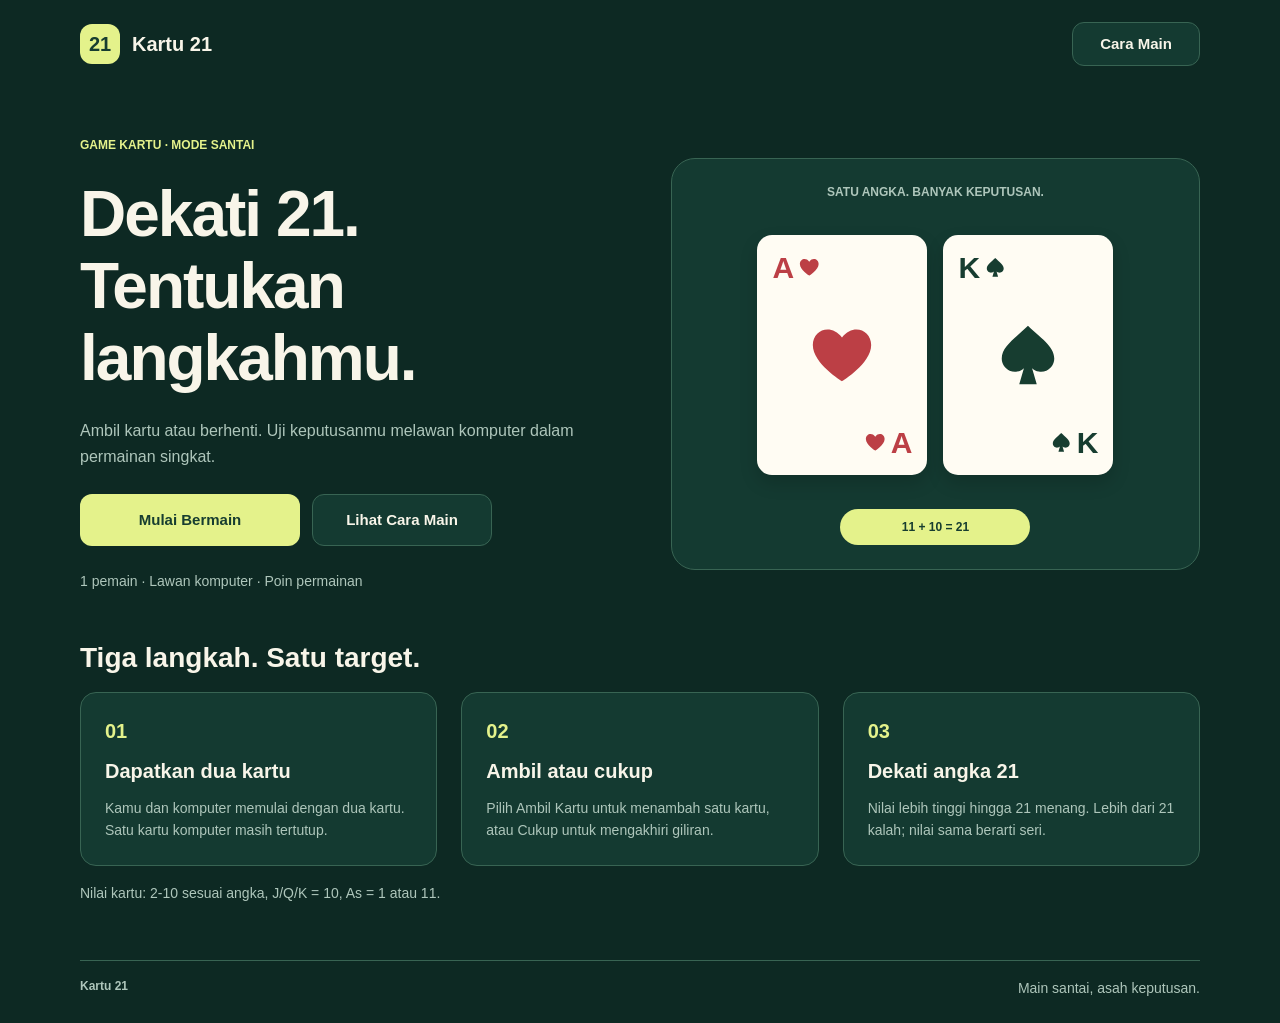
<file: index.html>
<!DOCTYPE html>
<html lang="en">
<head>
    <meta charset="UTF-8">
    <meta name="viewport" content="width=device-width, initial-scale=1.0">
    <title>Kartu 21</title>
    <link rel="stylesheet" href="style.css">
    <script src="script.js" defer></script>
</head>
<body>
    <header class="header wadah">
        <button class="logo" onclick="kembaliMenu()" aria-label="Kartu 21, kembali ke menu utama">
            <span class="logo-angka">21</span><span>Kartu 21</span>
        </button>
        <a id="navigasiPanduan" class="tombol sekunder tombol-nav" href="#caraMain">Cara Main</a>
        <button id="navigasiMenu" class="tombol sekunder tombol-nav" onclick="kembaliMenu()" hidden>Menu Utama</button>
    </header>
    <main>
        <section id="halamanMenu" class="wadah menu" aria-labelledby="judulMenu">
            <div class="hero">
                <div class="perkenalan">
                    <p class="label aksen">GAME KARTU · MODE SANTAI</p>
                    <h1 id="judulMenu" tabindex="-1">Dekati 21.<br>
                        <span class="teks-desktop">Tentukan langkahmu.</span>
                        <span class="teks-mobile">Mainkan kartumu.</span>
                    </h1>
                    <p class="deskripsi">Ambil kartu atau berhenti. Uji keputusanmu melawan komputer dalam permainan singkat.</p>
                    <div class="aksi-menu">
                        <button class="tombol utama" onclick="mulaiPermainan()">Mulai Bermain</button>
                        <a class="tombol sekunder" href="#caraMain">Lihat Cara Main</a>
                    </div>
                    <p class="kecil">1 pemain · Lawan komputer · Poin permainan</p>
                </div>
                <div class="ilustrasi">
                    <p class="label keterangan-ilustrasi">SATU ANGKA. BANYAK KEPUTUSAN.</p>
                    <div id="kartuContoh" class="deretan-kartu kartu-hero"></div>
                    <span class="lencana lencana-aksen contoh-nilai">11 + 10 = 21</span>
                </div>
            </div>

            <section id="caraMain" class="panduan" aria-labelledby="judulPanduan">
                <h2 id="judulPanduan">Tiga langkah. Satu target.</h2>
                <div class="langkah-langkah">
                    <article class="panel langkah">
                        <span class="nomor">01</span>
                        <h3>Dapatkan dua kartu</h3>
                        <p>Kamu dan komputer memulai dengan dua kartu. Satu kartu komputer masih tertutup.</p>
                    </article>
                    <article class="panel langkah">
                        <span class="nomor">02</span>
                        <h3>Ambil atau cukup</h3>
                        <p>Pilih Ambil Kartu untuk menambah satu kartu, atau Cukup untuk mengakhiri giliran.</p>
                    </article>
                    <article class="panel langkah">
                        <span class="nomor">03</span>
                        <h3>Dekati angka 21</h3>
                        <p>Nilai lebih tinggi hingga 21 menang. Lebih dari 21 kalah; nilai sama berarti seri.</p>
                    </article>
                </div>
                <p class="kecil">Nilai kartu: 2-10 sesuai angka, J/Q/K = 10, As = 1 atau 11. </p>
            </section>
            <footer>
                <strong>Kartu 21</strong><p>Main santai, asah keputusan.</p>
            </footer>
        </section>

        <section id="halamanGame" class="wadah permainan" aria-labelledby="judulGame" hidden>
            <div class="judul-baris">
                <h2 id="judulGame" tabindex="-1">Meja permainan</h2>
                <span id="nomorRonde" class="lencana">RONDE 01</span>
            </div>
            <div class="susunan-meja">
                <div class="meja">
                    <div class="judul-kartu">
                        <h3>Komputer</h3><span id="nilaiKomputer" class="lencana">? + ?</span>
                    </div>
                    <div id="kartuKomputer" class="deretan-kartu" aria-label="Kartu komputer"></div>
                    <p id="statusKomputer" class="label">Satu kartu masih tertutup.</p>
                    <div class="pemisah"><span>TARGET 21</span></div>
                    <div class="judul-kartu">
                        <h3>Kartu kamu</h3><span id="nilaiPemain" class="lencana lencana-aksen">TOTAL 0</span>
                    </div>
                    <div id="kartuPemain" class="deretan-kartu" aria-label="Kartu kamu"></div>
                    <p id="pesanGame" class="pesan-game" role="status" aria-live="polite">Giliranmu. Ambil satu kartu atau cukup?</p>
                    <div class="aksi-game">
                        <button id="tombolAmbil" class="tombol utama" onclick="ambilKartu()">Ambil Kartu</button>
                        <button id="tombolCukup" class="tombol sekunder" onclick="cukup()">Cukup</button>
                    </div>
                </div>
                <aside class="panduan-samping">
                    <div class="panel kenali-kartu">
                        <h3>Kenali kartumu</h3>
                        <p>Dekati 21. Jika melewatinya, kamu kalah pada ronde ini.</p>
                        <dl>
                            <div><dt>2-10</dt><dd>Sesuai angka</dd></div>
                            <div><dt>J · Q · K</dt><dd>10</dd></div>
                            <div><dt>As</dt><dd>1 atau 11</dd></div>
                        </dl>
                        <p class="aturan-komputer"> Nilai yang sama berarti seri.</p>
                    </div>
                    <p class="nilai-ringkas label">2-10 = angka · J/Q/K = 10 · As = 1 / 11</p>
                    <div class="panel catatan-sesi">
                        <h3>Catatan sesi</h3>
                        <p data-statistik>Menang 0 · Kalah 0 · Seri 0</p>
                    </div>
                    <p class="petunjuk-cukup kecil">Pilih Cukup saat kamu ingin mengakhiri giliran.</p>
                </aside>
            </div>
        </section>

        <section id="halamanHasil" class="wadah hasil" aria-labelledby="judulHasil" hidden>
            <span id="rondeSelesai" class="lencana">RONDE 01 SELESAI</span>
            <div id="skorHasil" class="skor-hasil" aria-label="Nilai akhirmu">21</div>
            <h2 id="judulHasil" tabindex="-1">Kamu menang!</h2>
            <p id="pesanHasil" class="pesan-hasil"></p>
            <div class="perbandingan">
                <article id="panelPemain" class="panel tangan pemain">
                    <div class="judul-kartu"><h3>Kamu</h3><span id="hasilNilaiPemain" class="lencana lencana-aksen"></span></div>
                    <div id="hasilKartuPemain" class="deretan-kartu"></div>
                    <p id="rincianPemain" class="rincian kecil"></p>
                </article>
                <article id="panelKomputer" class="panel tangan komputer">
                    <div class="judul-kartu"><h3>Komputer</h3><span id="hasilNilaiKomputer" class="lencana"></span></div>
                    <div id="hasilKartuKomputer" class="deretan-kartu"></div>
                    <p id="rincianKomputer" class="rincian kecil"></p>
                </article>
            </div>
            <p class="kecil" data-statistik></p>
            <div class="aksi-hasil">
                <button class="tombol utama" onclick="mulaiPermainan()">Main Lagi</button>
                <button class="tombol sekunder" onclick="kembaliMenu()">Menu Utama</button>
            </div>
        </section>
    </main>
</body>
</html>
</file>
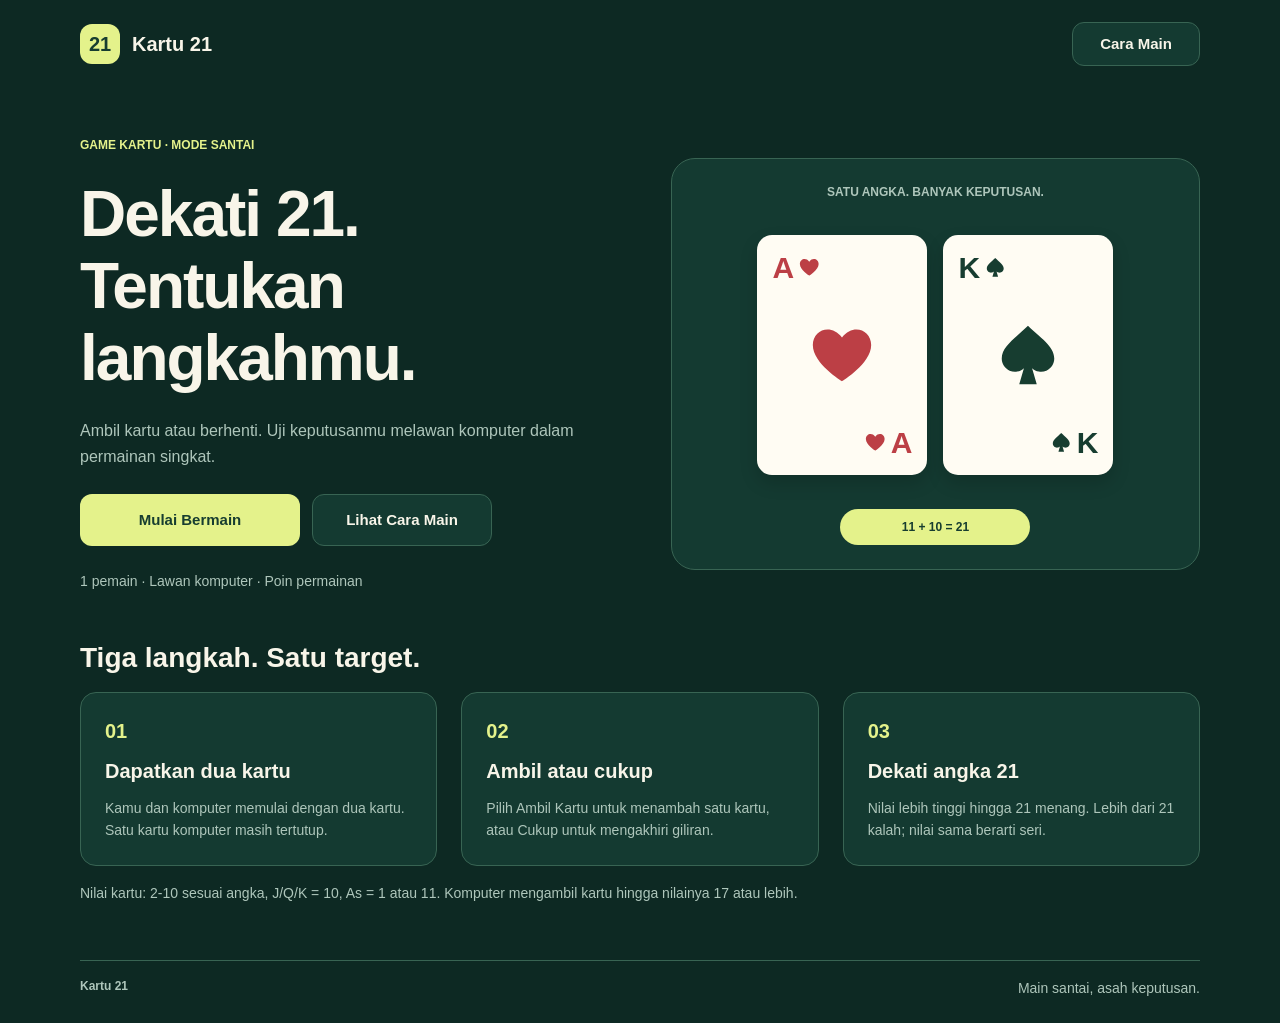
<file: dashboard.html>
<!DOCTYPE html>
<html lang="en">
<head>
    <meta charset="UTF-8">
    <meta name="viewport" content="width=device-width, initial-scale=1.0">
    <title>Kartu 21</title>
    <link rel="stylesheet" href="style.css">
    <script src="script.js" defer></script>
</head>
<body>
    <header class="header wadah">
        <button class="logo" onclick="kembaliMenu()" aria-label="Kartu 21, kembali ke menu utama">
            <span class="logo-angka">21</span><span>Kartu 21</span>
        </button>
        <a id="navigasiPanduan" class="tombol sekunder tombol-nav" href="#caraMain">Cara Main</a>
        <button id="navigasiMenu" class="tombol sekunder tombol-nav" onclick="kembaliMenu()" hidden>Menu Utama</button>
    </header>
    <main>
                <section id="halamanMenu" class="wadah menu" aria-labelledby="judulMenu">
            <div class="hero">
                <div class="perkenalan">
                    <p class="label aksen">GAME KARTU · MODE SANTAI</p>
                    <h1 id="judulMenu" tabindex="-1">Dekati 21.<br>
                        <span class="teks-desktop">Tentukan langkahmu.</span>
                        <span class="teks-mobile">Mainkan kartumu.</span>
                    </h1>
                    <p class="deskripsi">Ambil kartu atau berhenti. Uji keputusanmu melawan komputer dalam permainan singkat.</p>
                    <div class="aksi-menu">
                        <button class="tombol utama" onclick="mulaiPermainan()">Mulai Bermain</button>
                        <a class="tombol sekunder" href="#caraMain">Lihat Cara Main</a>
                    </div>
                    <p class="kecil">1 pemain · Lawan komputer · Poin permainan</p>
                </div>
                <div class="ilustrasi">
                    <p class="label keterangan-ilustrasi">SATU ANGKA. BANYAK KEPUTUSAN.</p>
                    <div id="kartuContoh" class="deretan-kartu kartu-hero"></div>
                    <span class="lencana lencana-aksen contoh-nilai">11 + 10 = 21</span>
                </div>
            </div>

            <section id="caraMain" class="panduan" aria-labelledby="judulPanduan">
                <h2 id="judulPanduan">Tiga langkah. Satu target.</h2>
                <div class="langkah-langkah">
                    <article class="panel langkah">
                        <span class="nomor">01</span>
                        <h3>Dapatkan dua kartu</h3>
                        <p>Kamu dan komputer memulai dengan dua kartu. Satu kartu komputer masih tertutup.</p>
                    </article>
                    <article class="panel langkah">
                        <span class="nomor">02</span>
                        <h3>Ambil atau cukup</h3>
                        <p>Pilih Ambil Kartu untuk menambah satu kartu, atau Cukup untuk mengakhiri giliran.</p>
                    </article>
                    <article class="panel langkah">
                        <span class="nomor">03</span>
                        <h3>Dekati angka 21</h3>
                        <p>Nilai lebih tinggi hingga 21 menang. Lebih dari 21 kalah; nilai sama berarti seri.</p>
                    </article>
                </div>
                <p class="kecil">Nilai kartu: 2-10 sesuai angka, J/Q/K = 10, As = 1 atau 11. Komputer mengambil kartu hingga nilainya 17 atau lebih.</p>
            </section>
            <footer>
                <strong>Kartu 21</strong><p>Main santai, asah keputusan.</p>
            </footer>
        </section>
    </main>
</body>
</html>
</file>
<file: style.css>
:root {
    --latar: #0d2923;
    --panel: #143a31;
    --meja: #194b3e;
    --garis: #386453;
    --teks: #f8f5e9;
    --redup: #aec6bb;
    --aksen: #e4f28b;
    --tinta: #173d30;
    --kartu: #fffcf3;
    --merah: #bc3f45;
    --kalah: #ffb4ab;
}

* { box-sizing: border-box; }
body { margin: 0; background: var(--latar); color: var(--teks); font-family: 'Manrope', Arial, sans-serif; font-size: 16px; line-height: 1.625; }
[hidden] { display: none !important; }
button, a { -webkit-tap-highlight-color: transparent; }
button { font: inherit; }
button, a.tombol { cursor: pointer; }
button:focus-visible, a:focus-visible { outline: 3px solid var(--aksen); outline-offset: 5px; }
h1:focus, h2:focus { outline: none; }
h1, h2, h3, p { margin: 0; }
h2 { font-size: 28px; line-height: 36px; font-weight: 700; }
h3 { font-size: 20px; line-height: 28px; font-weight: 700; }
p { color: var(--redup); }
.wadah { width: min(100% - 160px, 1280px); margin-inline: auto; }
.kecil { font-size: 14px; line-height: 22px; }
.label { font-size: 12px; line-height: 18px; font-weight: 700; }
.aksen, .nomor { color: var(--aksen); }
.teks-mobile, .nilai-ringkas { display: none; }

/* Navigasi dan tombol */
.header { height: 88px; display: flex; align-items: center; justify-content: space-between; gap: 16px; }
.logo { display: flex; align-items: center; gap: 12px; padding: 0; border: 0; background: none; color: var(--teks); font-size: 20px; font-weight: 700; white-space: nowrap; }
.logo-angka { width: 40px; height: 40px; border-radius: 12px; display: grid; place-items: center; background: var(--aksen); color: var(--tinta); }
.tombol { display: inline-flex; align-items: center; justify-content: center; min-height: 52px; padding: 12px 16px; border: 1px solid transparent; border-radius: 12px; font-size: 15px; font-weight: 700; line-height: 22px; text-decoration: none; transition: background-color .15s, border-color .15s; }
.utama { background: var(--aksen); color: var(--tinta); }
.utama:hover { background: #d4e478; }
.sekunder { background: var(--panel); border-color: var(--garis); color: var(--teks); }
.sekunder:hover { background: var(--meja); border-color: var(--redup); }
.tombol:disabled { background: var(--garis); color: var(--redup); cursor: not-allowed; opacity: .65; }
.tombol-nav { min-height: 44px; width: 128px; padding: 10px 8px; }
.lencana { display: inline-flex; align-items: center; justify-content: center; flex-shrink: 0; min-height: 36px; padding: 8px 16px; border-radius: 999px; background: var(--panel); color: var(--redup); font-size: 12px; font-weight: 700; line-height: 18px; white-space: nowrap; }
.lencana-aksen { background: var(--aksen); color: var(--tinta); }
.panel { padding: 24px; border: 1px solid var(--garis); border-radius: 16px; background: var(--panel); }

/* Menu utama */
.menu { padding-top: 48px; }
.hero { display: grid; grid-template-columns: minmax(0, 624fr) minmax(0, 608fr); gap: 48px; align-items: center; }
.perkenalan { display: flex; flex-direction: column; gap: 24px; align-items: flex-start; }
h1 { max-width: 624px; font-size: 64px; font-weight: 800; line-height: 72px; letter-spacing: -2px; }
.deskripsi { max-width: 550px; }
.aksi-menu, .aksi-hasil { display: flex; gap: 12px; }
.aksi-menu .utama { width: 220px; }
.aksi-menu .sekunder { width: 180px; }
.ilustrasi { display: flex; flex-direction: column; align-items: center; gap: 16px; padding: 24px; border: 1px solid var(--garis); border-radius: 24px; background: var(--panel); }
.keterangan-ilustrasi { text-align: center; }
.kartu-hero { height: 276px; align-items: center !important; gap: 16px !important; }
.contoh-nilai { width: 190px; }
.panduan { display: flex; flex-direction: column; gap: 16px; margin-top: 48px; scroll-margin-top: 24px; }
.langkah-langkah { display: grid; grid-template-columns: repeat(3, minmax(0, 1fr)); gap: 24px; }
.langkah { display: flex; flex-direction: column; gap: 12px; }
.langkah p { font-size: 14px; line-height: 22px; }
.nomor { font-size: 20px; font-weight: 700; line-height: 28px; }
footer { display: flex; justify-content: space-between; gap: 8px; margin-top: 56px; padding: 16px 0 24px; border-top: 1px solid var(--garis); color: var(--redup); }
footer strong { font-size: 12px; line-height: 18px; }
footer p { font-size: 14px; line-height: 22px; }

/* Kartu. */
.deretan-kartu { width: 100%; display: flex; flex-wrap: wrap; justify-content: center; align-items: flex-start; gap: 12px; }
.kartu { --lebar: 88px; --tinggi: 124px; --padding: 8px; --angka: 18px; display: flex; flex: 0 0 var(--lebar); width: var(--lebar); height: var(--tinggi); flex-direction: column; justify-content: space-between; padding: var(--padding); border-radius: 12px; background: var(--kartu); color: var(--tinta); box-shadow: 0 8px 18px #00000029; }
.kartu.merah { color: var(--merah); }
.kartu.permainan-kartu { --lebar: 119px; --tinggi: 168px; --padding: 10.5px; --angka: 21px; border-radius: 10.5px; }
.kartu.hero-kartu { --lebar: 170px; --tinggi: 240px; --padding: 15px; --angka: 30px; border-radius: 15px; }
.sudut { display: flex; align-items: center; gap: 4px; font-size: var(--angka); font-weight: 700; line-height: 1.167; }
.sudut.bawah { justify-content: flex-end; }
.simbol-tengah { display: flex; align-items: center; justify-content: center; }
.kartu picture, .kartu img { display: block; }
.figur-kartu { width: calc(var(--lebar) * .66); height: calc(var(--tinggi) * .5); object-fit: contain; }
.kartu-baru { animation: kartu-masuk .4s ease-out both; }
.kartu-dibuka { animation: buka-kartu .4s ease-out both; }
@keyframes kartu-masuk {
    from { opacity: 0; transform: translateY(-22px) rotate(-6deg); }
    to { opacity: 1; transform: translateY(0) rotate(0); }
}
@keyframes buka-kartu {
    from { opacity: .2; transform: perspective(450px) rotateY(90deg); }
    to { opacity: 1; transform: perspective(450px) rotateY(0); }
}
.kartu.tertutup { background: var(--meja); border: 1px solid var(--redup); padding: 10px; }
.pola-belakang { display: flex; flex-direction: column; align-items: center; justify-content: center; width: 100%; height: 100%; border: 1px solid var(--garis); border-radius: 8px; }
.pola-belakang strong { font-size: 42px; line-height: 1.2; color: var(--aksen); }
.pola-belakang small { margin-top: 4px; font-size: 10px; color: var(--redup); }

/*meja*/
.permainan { padding-block: 32px; }
.judul-baris, .judul-kartu { display: flex; align-items: center; justify-content: space-between; gap: 16px; }
.judul-baris { margin-bottom: 24px; }
#nomorRonde { min-width: 100px; }
.susunan-meja { display: grid; grid-template-columns: minmax(0, 1fr) 308px; align-items: start; gap: 24px; }
.meja { display: flex; flex-direction: column; align-items: center; gap: 16px; padding: 24px; background: var(--meja); border: 1px solid var(--garis); border-radius: 24px; }
.judul-kartu { width: 100%; min-height: 36px; }
.judul-kartu h3 { font-size: 15px; line-height: 22px; }
.judul-kartu .lencana { min-width: 64px; color: var(--teks); }
.judul-kartu .lencana-aksen { color: var(--tinta); }
#nilaiPemain { min-width: 104px; }
#nilaiKomputer { min-width: 72px; }
.pemisah { width: 100%; display: flex; gap: 16px; align-items: center; height: 24px; color: var(--redup); font-size: 12px; }
.pemisah::before, .pemisah::after { content: ''; height: 1px; flex: 1; background: var(--garis); }
.pesan-game { color: var(--teks); text-align: center; }
#statusKomputer { text-align: center; }
#halamanGame[data-hasil="menang"] .pesan-game { color: var(--aksen); }
#halamanGame[data-hasil="kalah"] .pesan-game { color: var(--kalah); }
#halamanGame[data-hasil="kalah"] #nilaiPemain { background: var(--kalah); }
.aksi-game { display: flex; justify-content: center; gap: 12px; width: 100%; }
.aksi-game .tombol { width: 220px; }
.panduan-samping { display: flex; flex-direction: column; gap: 24px; min-width: 0; }
.kenali-kartu { display: flex; flex-direction: column; gap: 20px; }
.kenali-kartu p, .catatan-sesi p { font-size: 14px; line-height: 22px; }
dl { margin: 0; display: flex; flex-direction: column; gap: 20px; }
dl div { display: flex; justify-content: space-between; gap: 12px; }
dt { font-size: 15px; font-weight: 700; }
dd { margin: 0; font-size: 14px; color: var(--redup); }
.aturan-komputer { padding-top: 20px; border-top: 1px solid var(--garis); }
.catatan-sesi h3 { margin-bottom: 12px; }

/* Hasil menang, kalah, dan seri  */
.hasil { display: flex; flex-direction: column; align-items: center; gap: 32px; padding-block: 40px 48px; text-align: center; }
#rondeSelesai { min-width: 180px; }
.skor-hasil { display: grid; place-items: center; width: 96px; height: 96px; border-radius: 24px; background: var(--aksen); color: var(--tinta); font-size: 48px; line-height: 56px; font-weight: 800; }
#judulHasil { font-size: 40px; line-height: 48px; font-weight: 800; }
.pesan-hasil { white-space: pre-line; }
.perbandingan { display: grid; grid-template-columns: repeat(2, minmax(0, 1fr)); align-items: start; gap: 24px; width: min(100%, 1024px); }
.tangan { display: flex; flex-direction: column; gap: 16px; }
.tangan.pemain { background: var(--meja); border-color: var(--aksen); }
.tangan.komputer .lencana { background: var(--latar); }
.rincian { width: 100%; text-align: center; }
.aksi-hasil .tombol { width: 240px; }
[data-hasil="kalah"] .skor-hasil, [data-hasil="kalah"] .pemain .lencana { background: var(--kalah); color: var(--tinta); }
[data-hasil="kalah"] .pemain { border-color: var(--kalah); }
[data-hasil="seri"] .skor-hasil, [data-hasil="seri"] .pemain .lencana { background: var(--redup); color: var(--tinta); }
[data-hasil="seri"] .pemain { border-color: var(--redup); }


/* Tablet */
@media (max-width: 1100px) {
    .wadah { width: calc(100% - 64px); }
    .hero { grid-template-columns: 1fr; gap: 32px; }
    h1 { font-size: 48px; line-height: 56px; }
    .aksi-menu { flex-wrap: wrap; }
    .susunan-meja { grid-template-columns: minmax(0, 1fr) 260px; }
    .kartu-hero { gap: 12px !important; }
}

/* HP */
@media (max-width: 700px) {
    .wadah { width: calc(100% - 40px); }
    .header { height: 72px; }
    .tombol-nav { width: 108px; }
    .teks-desktop, .keterangan-ilustrasi, .kenali-kartu, .petunjuk-cukup { display: none; }
    .teks-mobile, .nilai-ringkas { display: block; }
    .menu { padding-top: 24px; }
    .hero { grid-template-columns: 1fr; gap: 24px; }
    .perkenalan { gap: 16px; }
    h1 { max-width: 350px; font-size: 40px; line-height: 48px; letter-spacing: -.5px; }
    h2 { font-size: 20px; line-height: 28px; }
    .deskripsi { font-size: 14px; line-height: 22px; }
    .aksi-menu { flex-direction: column; width: 100%; }
    .aksi-menu .tombol { width: 100%; }
    .ilustrasi { padding: 20px; }
    .kartu-hero { height: 160px; gap: 16px !important; }
    .contoh-nilai { width: 170px; }
    .panduan { margin-top: 32px; }
    .langkah-langkah { grid-template-columns: 1fr; gap: 12px; }
    footer { flex-direction: column; margin-top: 36px; }
    .kartu.hero-kartu, .kartu.permainan-kartu { --lebar: 88px; --tinggi: 124px; --padding: 8px; --angka: 18px; border-radius: 12px; }
    .kartu.hasil-kartu { --lebar: 79.2px; --tinggi: 111.6px; --padding: 7.2px; --angka: 16.2px; border-radius: 10.8px; }
    .kartu.tertutup { padding: 8px; }
    .pola-belakang strong { font-size: 28px; }
    .pola-belakang small { display: none; }
    .permainan { padding-block: 24px 16px; }
    .judul-baris { gap: 8px; }
    .susunan-meja { grid-template-columns: 1fr; }
    .meja { padding: 16px; }
    #kartuPemain, .tangan .deretan-kartu { gap: 8px; }
    .pesan-game { font-size: 14px; line-height: 22px; }
    .aksi-game .tombol { width: 50%; }
    .panduan-samping { text-align: center; }
    .catatan-sesi { padding: 0; border: 0; background: none; }
    .catatan-sesi h3 { display: none; }
    .hasil { gap: 24px; padding-block: 24px 32px; }
    .skor-hasil { width: 80px; height: 80px; }
    #judulHasil { font-size: 28px; line-height: 36px; font-weight: 700; }
    .perbandingan { grid-template-columns: 1fr; }
    .tangan { padding: 16px; }
    .aksi-hasil { flex-direction: column; width: 100%; }
    .aksi-hasil .tombol { width: 100%; }
}

@media (max-width: 350px) {
    .logo { gap: 8px; font-size: 18px; }
    .judul-baris h2 { font-size: 18px; }
    .tombol { font-size: 14px; }
}

@media (prefers-reduced-motion: reduce) {
    .tombol { transition: none; }
    .kartu-baru, .kartu-dibuka { animation: none; }
}
</file>
